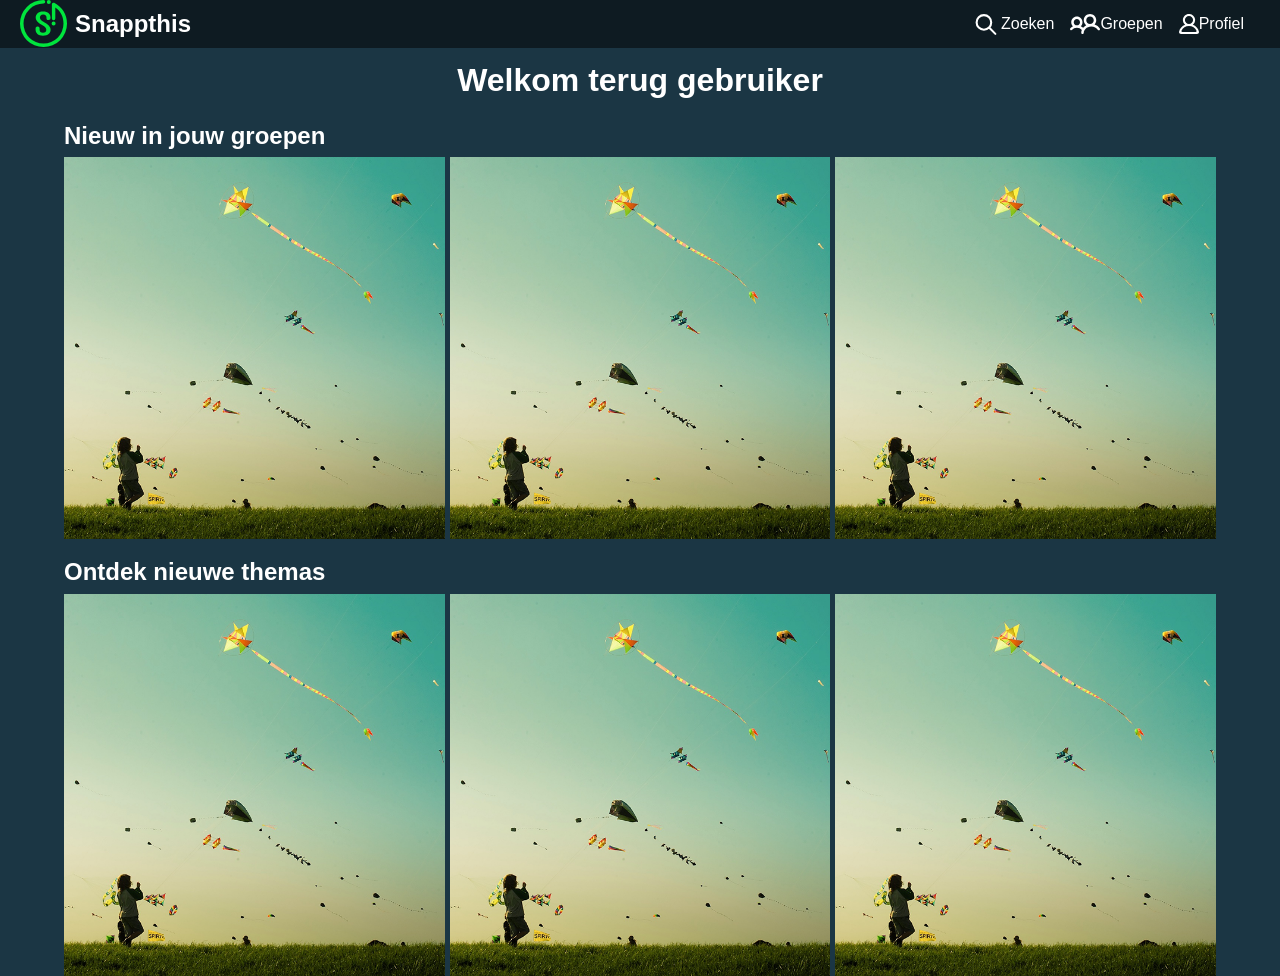
<file: index.html>
<!DOCTYPE html>
<html lang="nl">

<head>
    <meta charset="UTF-8">
    <meta name="viewport" content="width=device-width, initial-scale=1.0">
    <link rel="stylesheet" href="styles/styles.css">
    <title>Snappthis</title>
</head>

<body>
    <nav>
        <a href="/">
            <svg xmlns="http://www.w3.org/2000/svg" width="47" height="48" fill="#00E53D">
                <path fill="FFFFFF" fill-rule="evenodd"
                    d="M28.8 4a2 2 0 1 0 0-4 2 2 0 0 0 0 4Zm4.8 21.6a2 2 0 1 0 0-4 2 2 0 0 0 0 4Zm.6-22.9a2.7 2.7 0 0 0-.4 0 2.5 2.5 0 0 0-.4 0 1.7 1.7 0 0 0-1.5 1.2v14.6a1.7 1.7 0 1 0 3.4 0v-11c5.5 3.6 8.2 9.4 8.2 16.1a20 20 0 1 1-20-20 1.7 1.7 0 0 0 0-3.5A23.4 23.4 0 0 0 0 23.6a23.4 23.4 0 0 0 23.5 23.5A23.4 23.4 0 0 0 47 23.6 23.4 23.4 0 0 0 34.2 2.7ZM17.6 13.2c1.2-1 3-1.6 5.5-1.6s4.3.5 5.6 1.6a5.7 5.7 0 0 1 1.8 4.7v.4l-.3 1c-.4.5-1 .8-1.8.8s-1.4-.3-1.7-.9a2 2 0 0 1-.2-.9v-.8c0-1-.3-1.6-.8-2.1s-1.3-.8-2.5-.8-2 .3-2.5.8-.8 1.2-.8 2.1c0 .8.3 1.5.7 2 .5.6 1.2 1.2 2 1.7l2.4 1.6c1 .5 1.8 1 2.6 1.7.9.6 1.5 1.4 2 2.2.7.8 1 1.8 1 3 0 1.8-.7 3.3-2 4.4-1.2 1-3 1.6-5.6 1.6-2.5 0-4.3-.5-5.6-1.6a5.7 5.7 0 0 1-1.8-4.5v-1.3c0-.2 0-.6.2-.9.4-.6 1-1 1.8-1 .9 0 1.5.4 1.8 1 .2.3.2.7.2 1v1.4c0 1 .3 1.6.8 2.1s1.4.8 2.6.8c1.1 0 2-.3 2.5-.8s.8-1.2.8-2.1a3 3 0 0 0-.7-2 9.4 9.4 0 0 0-1.9-1.7 36 36 0 0 0-2.5-1.6c-1-.5-1.8-1-2.6-1.7a9.6 9.6 0 0 1-2-2.2c-.6-.8-.9-1.8-.9-3 0-1.8.7-3.3 1.9-4.4Z"
                    clip-rule="evenodd" />
            </svg>
            <h1>Snappthis</h1>
        </a>
        <a href=""><svg xmlns="http://www.w3.org/2000/svg" width="30px" height="25px" viewBox="0 0 24 24" fill="none">
                <path
                    d="M14.9536 14.9458L21 21M17 10C17 13.866 13.866 17 10 17C6.13401 17 3 13.866 3 10C3 6.13401 6.13401 3 10 3C13.866 3 17 6.13401 17 10Z"
                    stroke="#FFFFFF" stroke-width="2" stroke-linecap="round" stroke-linejoin="round" />
            </svg>
            <p> Zoeken</p>
        </a>
        <a href="pages/groups.html"><svg xmlns="http://www.w3.org/2000/svg" width="30px" height="30px"
                viewBox="0 0 24 24" fill="none">
                <path fill-rule="evenodd" clip-rule="evenodd"
                    d="M16 6C14.3432 6 13 7.34315 13 9C13 10.6569 14.3432 12 16 12C17.6569 12 19 10.6569 19 9C19 7.34315 17.6569 6 16 6ZM11 9C11 6.23858 13.2386 4 16 4C18.7614 4 21 6.23858 21 9C21 10.3193 20.489 11.5193 19.6542 12.4128C21.4951 13.0124 22.9176 14.1993 23.8264 15.5329C24.1374 15.9893 24.0195 16.6114 23.5631 16.9224C23.1068 17.2334 22.4846 17.1155 22.1736 16.6591C21.1979 15.2273 19.4178 14 17 14C13.166 14 11 17.0742 11 19C11 19.5523 10.5523 20 10 20C9.44773 20 9.00001 19.5523 9.00001 19C9.00001 18.308 9.15848 17.57 9.46082 16.8425C9.38379 16.7931 9.3123 16.7323 9.24889 16.6602C8.42804 15.7262 7.15417 15 5.50001 15C3.84585 15 2.57199 15.7262 1.75114 16.6602C1.38655 17.075 0.754692 17.1157 0.339855 16.7511C-0.0749807 16.3865 -0.115709 15.7547 0.248886 15.3398C0.809035 14.7025 1.51784 14.1364 2.35725 13.7207C1.51989 12.9035 1.00001 11.7625 1.00001 10.5C1.00001 8.01472 3.01473 6 5.50001 6C7.98529 6 10 8.01472 10 10.5C10 11.7625 9.48013 12.9035 8.64278 13.7207C9.36518 14.0785 9.99085 14.5476 10.5083 15.0777C11.152 14.2659 11.9886 13.5382 12.9922 12.9945C11.7822 12.0819 11 10.6323 11 9ZM3.00001 10.5C3.00001 9.11929 4.1193 8 5.50001 8C6.88072 8 8.00001 9.11929 8.00001 10.5C8.00001 11.8807 6.88072 13 5.50001 13C4.1193 13 3.00001 11.8807 3.00001 10.5Z"
                    fill="#FFFFFF" />
            </svg>
            <p>Groepen</p>
        </a>
        <a href=""><svg xmlns="http://www.w3.org/2000/svg" xmlns:xlink="http://www.w3.org/1999/xlink" width="20px"
                height="20px" viewBox="0 0 20 20" version="1.1">
                <g id="Page-1" stroke="none" stroke-width="1" fill="#FFFFFF" fill-rule="evenodd">
                    <g id="Dribbble-Light-Preview" transform="translate(-140.000000, -2159.000000)" fill="#000000">
                        <g id="icons" fill="#FFFFFF" transform="translate(56.000000, 160.000000)">
                            <path
                                d="M100.562548,2016.99998 L87.4381713,2016.99998 C86.7317804,2016.99998 86.2101535,2016.30298 86.4765813,2015.66198 C87.7127655,2012.69798 90.6169306,2010.99998 93.9998492,2010.99998 C97.3837885,2010.99998 100.287954,2012.69798 101.524138,2015.66198 C101.790566,2016.30298 101.268939,2016.99998 100.562548,2016.99998 M89.9166645,2004.99998 C89.9166645,2002.79398 91.7489936,2000.99998 93.9998492,2000.99998 C96.2517256,2000.99998 98.0830339,2002.79398 98.0830339,2004.99998 C98.0830339,2007.20598 96.2517256,2008.99998 93.9998492,2008.99998 C91.7489936,2008.99998 89.9166645,2007.20598 89.9166645,2004.99998 M103.955674,2016.63598 C103.213556,2013.27698 100.892265,2010.79798 97.837022,2009.67298 C99.4560048,2008.39598 100.400241,2006.33098 100.053171,2004.06998 C99.6509769,2001.44698 97.4235996,1999.34798 94.7348224,1999.04198 C91.0232075,1998.61898 87.8750721,2001.44898 87.8750721,2004.99998 C87.8750721,2006.88998 88.7692896,2008.57398 90.1636971,2009.67298 C87.1074334,2010.79798 84.7871636,2013.27698 84.044024,2016.63598 C83.7745338,2017.85698 84.7789973,2018.99998 86.0539717,2018.99998 L101.945727,2018.99998 C103.221722,2018.99998 104.226185,2017.85698 103.955674,2016.63598"
                                id="profile_round-[#1342]">

                            </path>
                        </g>
                    </g>
                </g>
            </svg>
            <p> Profiel</p>
        </a>
    </nav>
    
    <main class="index-main">
        <h1>Welkom terug gebruiker</h1>
        <section>
            <h2><a href="pages/groups.html">Nieuw in jouw groepen</a></h2>
            <img src="assets/happy.png" alt="happy">
            <img src="assets/happy.png" alt="happy">
            <img src="assets/happy.png" alt="happy">
        </section>
        <section>
            <h2>
                Ontdek nieuwe themas
            </h2>
            <img src="assets/happy.png" alt="happy">
            <img src="assets/happy.png" alt="happy">
            <img src="assets/happy.png" alt="happy">
        </section>
    </main>
</body>

</html>
</file>
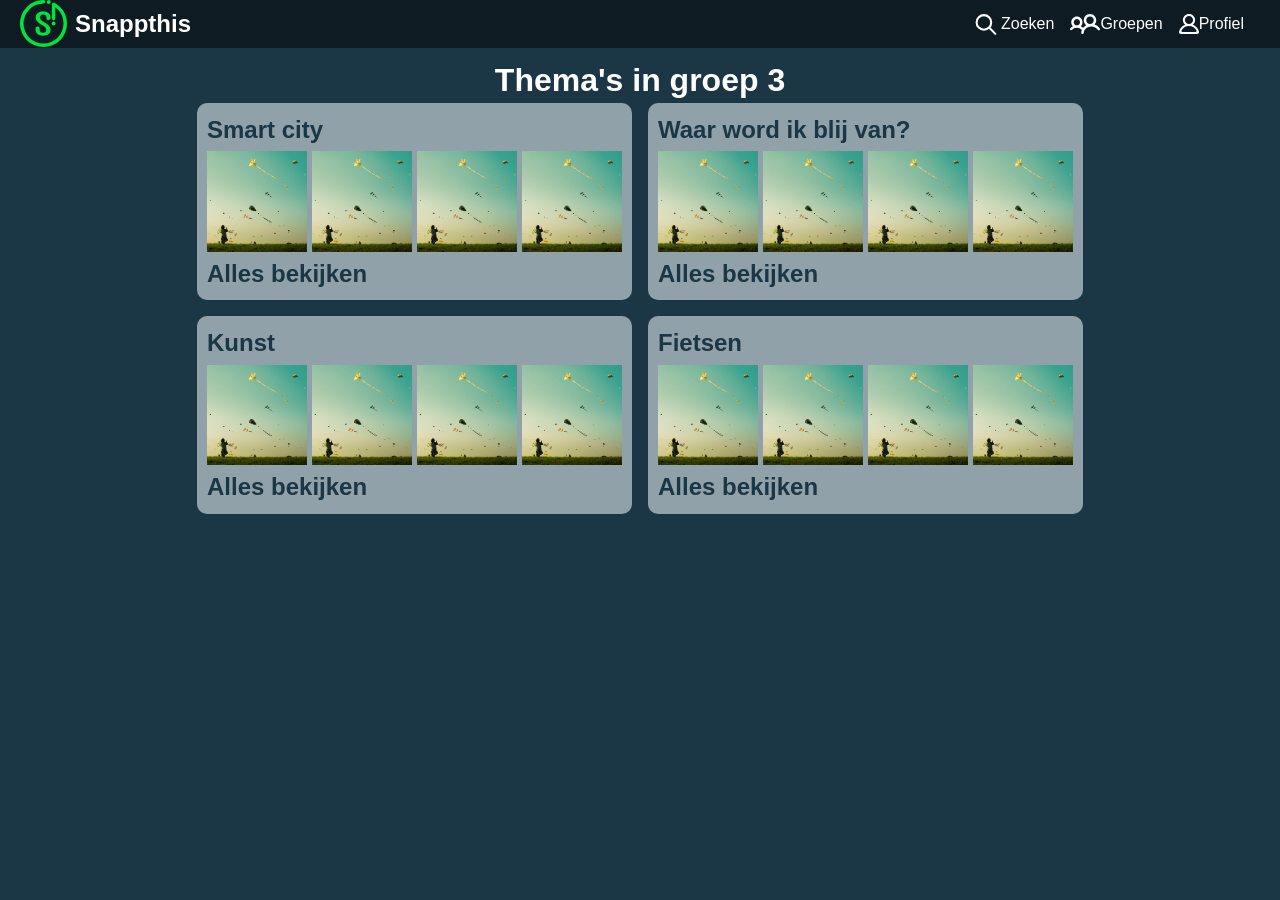
<file: pages/group.html>
<!DOCTYPE html>
<html lang="nl">

<head>
    <meta charset="UTF-8">
    <meta name="viewport" content="width=device-width, initial-scale=1.0">
    <link rel="stylesheet" href="../styles/styles.css">

    <title>Group</title>
</head>

<body>
    <nav>
        <a href="/">
            <svg xmlns="http://www.w3.org/2000/svg" width="47" height="48" fill="#00E53D">
                <path fill="FFFFFF" fill-rule="evenodd"
                    d="M28.8 4a2 2 0 1 0 0-4 2 2 0 0 0 0 4Zm4.8 21.6a2 2 0 1 0 0-4 2 2 0 0 0 0 4Zm.6-22.9a2.7 2.7 0 0 0-.4 0 2.5 2.5 0 0 0-.4 0 1.7 1.7 0 0 0-1.5 1.2v14.6a1.7 1.7 0 1 0 3.4 0v-11c5.5 3.6 8.2 9.4 8.2 16.1a20 20 0 1 1-20-20 1.7 1.7 0 0 0 0-3.5A23.4 23.4 0 0 0 0 23.6a23.4 23.4 0 0 0 23.5 23.5A23.4 23.4 0 0 0 47 23.6 23.4 23.4 0 0 0 34.2 2.7ZM17.6 13.2c1.2-1 3-1.6 5.5-1.6s4.3.5 5.6 1.6a5.7 5.7 0 0 1 1.8 4.7v.4l-.3 1c-.4.5-1 .8-1.8.8s-1.4-.3-1.7-.9a2 2 0 0 1-.2-.9v-.8c0-1-.3-1.6-.8-2.1s-1.3-.8-2.5-.8-2 .3-2.5.8-.8 1.2-.8 2.1c0 .8.3 1.5.7 2 .5.6 1.2 1.2 2 1.7l2.4 1.6c1 .5 1.8 1 2.6 1.7.9.6 1.5 1.4 2 2.2.7.8 1 1.8 1 3 0 1.8-.7 3.3-2 4.4-1.2 1-3 1.6-5.6 1.6-2.5 0-4.3-.5-5.6-1.6a5.7 5.7 0 0 1-1.8-4.5v-1.3c0-.2 0-.6.2-.9.4-.6 1-1 1.8-1 .9 0 1.5.4 1.8 1 .2.3.2.7.2 1v1.4c0 1 .3 1.6.8 2.1s1.4.8 2.6.8c1.1 0 2-.3 2.5-.8s.8-1.2.8-2.1a3 3 0 0 0-.7-2 9.4 9.4 0 0 0-1.9-1.7 36 36 0 0 0-2.5-1.6c-1-.5-1.8-1-2.6-1.7a9.6 9.6 0 0 1-2-2.2c-.6-.8-.9-1.8-.9-3 0-1.8.7-3.3 1.9-4.4Z"
                    clip-rule="evenodd" />
            </svg>
            <h1>Snappthis</h1>
        </a>
        <a href=""><svg xmlns="http://www.w3.org/2000/svg" width="30px" height="25px" viewBox="0 0 24 24" fill="none">
                <path
                    d="M14.9536 14.9458L21 21M17 10C17 13.866 13.866 17 10 17C6.13401 17 3 13.866 3 10C3 6.13401 6.13401 3 10 3C13.866 3 17 6.13401 17 10Z"
                    stroke="#FFFFFF" stroke-width="2" stroke-linecap="round" stroke-linejoin="round" />
            </svg>
            <p> Zoeken</p>
        </a>
        <a href="pages/groups.html"><svg xmlns="http://www.w3.org/2000/svg" width="30px" height="30px"
                viewBox="0 0 24 24" fill="none">
                <path fill-rule="evenodd" clip-rule="evenodd"
                    d="M16 6C14.3432 6 13 7.34315 13 9C13 10.6569 14.3432 12 16 12C17.6569 12 19 10.6569 19 9C19 7.34315 17.6569 6 16 6ZM11 9C11 6.23858 13.2386 4 16 4C18.7614 4 21 6.23858 21 9C21 10.3193 20.489 11.5193 19.6542 12.4128C21.4951 13.0124 22.9176 14.1993 23.8264 15.5329C24.1374 15.9893 24.0195 16.6114 23.5631 16.9224C23.1068 17.2334 22.4846 17.1155 22.1736 16.6591C21.1979 15.2273 19.4178 14 17 14C13.166 14 11 17.0742 11 19C11 19.5523 10.5523 20 10 20C9.44773 20 9.00001 19.5523 9.00001 19C9.00001 18.308 9.15848 17.57 9.46082 16.8425C9.38379 16.7931 9.3123 16.7323 9.24889 16.6602C8.42804 15.7262 7.15417 15 5.50001 15C3.84585 15 2.57199 15.7262 1.75114 16.6602C1.38655 17.075 0.754692 17.1157 0.339855 16.7511C-0.0749807 16.3865 -0.115709 15.7547 0.248886 15.3398C0.809035 14.7025 1.51784 14.1364 2.35725 13.7207C1.51989 12.9035 1.00001 11.7625 1.00001 10.5C1.00001 8.01472 3.01473 6 5.50001 6C7.98529 6 10 8.01472 10 10.5C10 11.7625 9.48013 12.9035 8.64278 13.7207C9.36518 14.0785 9.99085 14.5476 10.5083 15.0777C11.152 14.2659 11.9886 13.5382 12.9922 12.9945C11.7822 12.0819 11 10.6323 11 9ZM3.00001 10.5C3.00001 9.11929 4.1193 8 5.50001 8C6.88072 8 8.00001 9.11929 8.00001 10.5C8.00001 11.8807 6.88072 13 5.50001 13C4.1193 13 3.00001 11.8807 3.00001 10.5Z"
                    fill="#FFFFFF" />
            </svg>
            <p>Groepen</p>
        </a>
        <a href=""><svg xmlns="http://www.w3.org/2000/svg" xmlns:xlink="http://www.w3.org/1999/xlink" width="20px"
                height="20px" viewBox="0 0 20 20" version="1.1">
                <g id="Page-1" stroke="none" stroke-width="1" fill="#FFFFFF" fill-rule="evenodd">
                    <g id="Dribbble-Light-Preview" transform="translate(-140.000000, -2159.000000)" fill="#000000">
                        <g id="icons" fill="#FFFFFF" transform="translate(56.000000, 160.000000)">
                            <path
                                d="M100.562548,2016.99998 L87.4381713,2016.99998 C86.7317804,2016.99998 86.2101535,2016.30298 86.4765813,2015.66198 C87.7127655,2012.69798 90.6169306,2010.99998 93.9998492,2010.99998 C97.3837885,2010.99998 100.287954,2012.69798 101.524138,2015.66198 C101.790566,2016.30298 101.268939,2016.99998 100.562548,2016.99998 M89.9166645,2004.99998 C89.9166645,2002.79398 91.7489936,2000.99998 93.9998492,2000.99998 C96.2517256,2000.99998 98.0830339,2002.79398 98.0830339,2004.99998 C98.0830339,2007.20598 96.2517256,2008.99998 93.9998492,2008.99998 C91.7489936,2008.99998 89.9166645,2007.20598 89.9166645,2004.99998 M103.955674,2016.63598 C103.213556,2013.27698 100.892265,2010.79798 97.837022,2009.67298 C99.4560048,2008.39598 100.400241,2006.33098 100.053171,2004.06998 C99.6509769,2001.44698 97.4235996,1999.34798 94.7348224,1999.04198 C91.0232075,1998.61898 87.8750721,2001.44898 87.8750721,2004.99998 C87.8750721,2006.88998 88.7692896,2008.57398 90.1636971,2009.67298 C87.1074334,2010.79798 84.7871636,2013.27698 84.044024,2016.63598 C83.7745338,2017.85698 84.7789973,2018.99998 86.0539717,2018.99998 L101.945727,2018.99998 C103.221722,2018.99998 104.226185,2017.85698 103.955674,2016.63598"
                                id="profile_round-[#1342]">

                            </path>
                        </g>
                    </g>
                </g>
            </svg>
            <p> Profiel</p>
        </a>
    </nav>
    <main class="groups-main">
        <h1>Thema's in groep 3</h1>
        <section>
            <article>
                <h2>Smart city</h2>
                <img src="/assets/happy.png" alt="happy">
                <img src="/assets/happy.png" alt="happy">
                <img src="/assets/happy.png" alt="happy">
                <img src="/assets/happy.png" alt="happy">
                <a href="/pages/theme.html">Alles bekijken</a>
            </article>
            <article>
                <h2>Waar word ik blij van?</h2>
                <img src="/assets/happy.png" alt="happy">
                <img src="/assets/happy.png" alt="happy">
                <img src="/assets/happy.png" alt="happy">
                <img src="/assets/happy.png" alt="happy">
                <a href="/pages/theme.html">Alles bekijken</a>
            </article>
            <article>
                <h2>Kunst</h2>
                <img src="/assets/happy.png" alt="happy">
                <img src="/assets/happy.png" alt="happy">
                <img src="/assets/happy.png" alt="happy">
                <img src="/assets/happy.png" alt="happy">
                <a href="/pages/theme.html">Alles bekijken</a>
            </article>
            <article>
                <h2>Fietsen</h2>
                <img src="/assets/happy.png" alt="happy">
                <img src="/assets/happy.png" alt="happy">
                <img src="/assets/happy.png" alt="happy">
                <img src="/assets/happy.png" alt="happy">
                <a href="/pages/theme.html">Alles bekijken</a>
            </article>
        </section>
    </main>
</body>

</html>
</file>
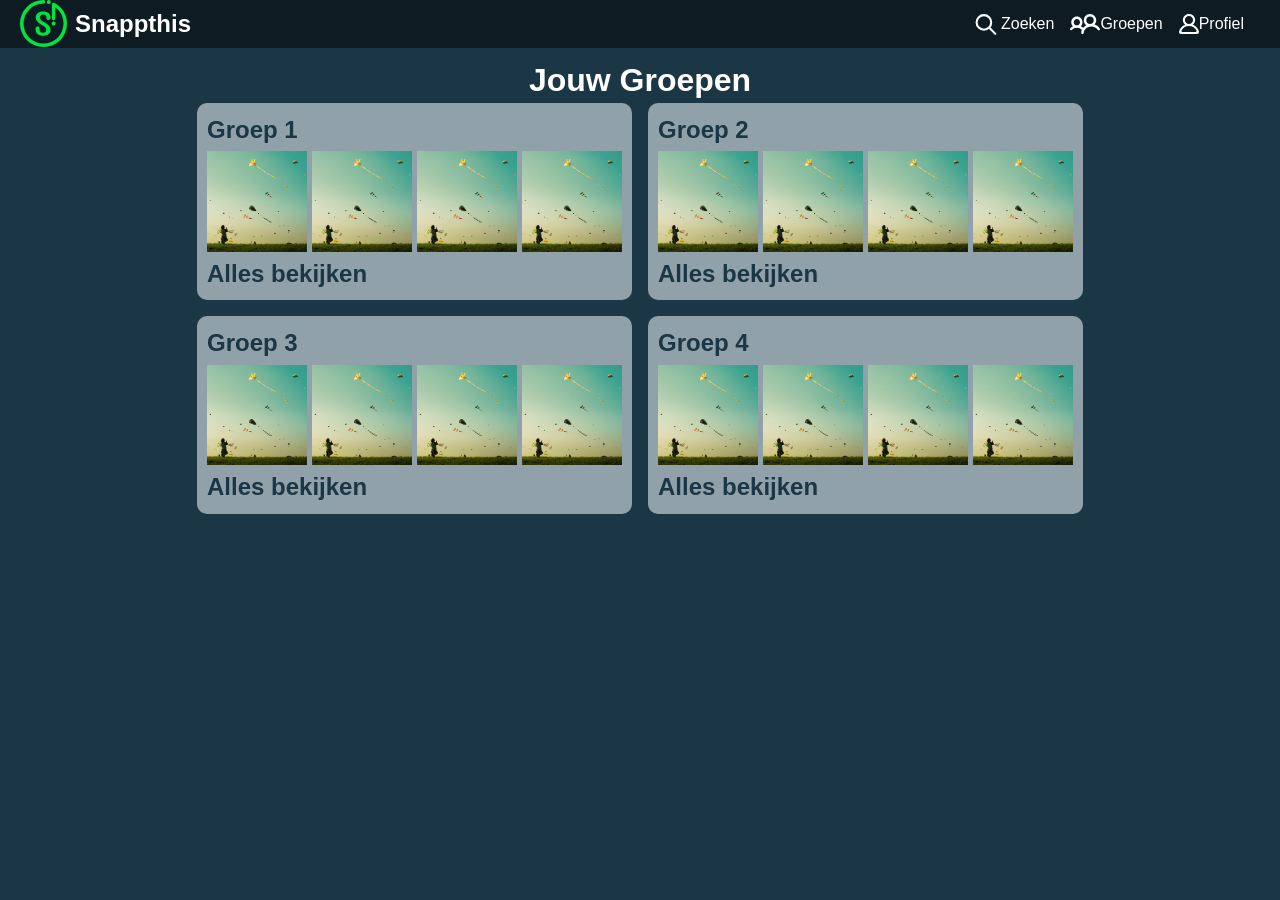
<file: pages/groups.html>
<!DOCTYPE html>
<html lang="nl">

<head>
    <meta charset="UTF-8">
    <meta name="viewport" content="width=device-width, initial-scale=1.0">
    <link rel="stylesheet" href="../styles/styles.css">

    <title>Groups</title>
</head>

<body>
    <nav>
        <a href="/">
            <svg xmlns="http://www.w3.org/2000/svg" width="47" height="48" fill="#00E53D">
                <path fill="FFFFFF" fill-rule="evenodd"
                    d="M28.8 4a2 2 0 1 0 0-4 2 2 0 0 0 0 4Zm4.8 21.6a2 2 0 1 0 0-4 2 2 0 0 0 0 4Zm.6-22.9a2.7 2.7 0 0 0-.4 0 2.5 2.5 0 0 0-.4 0 1.7 1.7 0 0 0-1.5 1.2v14.6a1.7 1.7 0 1 0 3.4 0v-11c5.5 3.6 8.2 9.4 8.2 16.1a20 20 0 1 1-20-20 1.7 1.7 0 0 0 0-3.5A23.4 23.4 0 0 0 0 23.6a23.4 23.4 0 0 0 23.5 23.5A23.4 23.4 0 0 0 47 23.6 23.4 23.4 0 0 0 34.2 2.7ZM17.6 13.2c1.2-1 3-1.6 5.5-1.6s4.3.5 5.6 1.6a5.7 5.7 0 0 1 1.8 4.7v.4l-.3 1c-.4.5-1 .8-1.8.8s-1.4-.3-1.7-.9a2 2 0 0 1-.2-.9v-.8c0-1-.3-1.6-.8-2.1s-1.3-.8-2.5-.8-2 .3-2.5.8-.8 1.2-.8 2.1c0 .8.3 1.5.7 2 .5.6 1.2 1.2 2 1.7l2.4 1.6c1 .5 1.8 1 2.6 1.7.9.6 1.5 1.4 2 2.2.7.8 1 1.8 1 3 0 1.8-.7 3.3-2 4.4-1.2 1-3 1.6-5.6 1.6-2.5 0-4.3-.5-5.6-1.6a5.7 5.7 0 0 1-1.8-4.5v-1.3c0-.2 0-.6.2-.9.4-.6 1-1 1.8-1 .9 0 1.5.4 1.8 1 .2.3.2.7.2 1v1.4c0 1 .3 1.6.8 2.1s1.4.8 2.6.8c1.1 0 2-.3 2.5-.8s.8-1.2.8-2.1a3 3 0 0 0-.7-2 9.4 9.4 0 0 0-1.9-1.7 36 36 0 0 0-2.5-1.6c-1-.5-1.8-1-2.6-1.7a9.6 9.6 0 0 1-2-2.2c-.6-.8-.9-1.8-.9-3 0-1.8.7-3.3 1.9-4.4Z"
                    clip-rule="evenodd" />
            </svg>
            <h1>Snappthis</h1>
        </a>
        <a href=""><svg xmlns="http://www.w3.org/2000/svg" width="30px" height="25px" viewBox="0 0 24 24" fill="none">
                <path
                    d="M14.9536 14.9458L21 21M17 10C17 13.866 13.866 17 10 17C6.13401 17 3 13.866 3 10C3 6.13401 6.13401 3 10 3C13.866 3 17 6.13401 17 10Z"
                    stroke="#FFFFFF" stroke-width="2" stroke-linecap="round" stroke-linejoin="round" />
            </svg>
            <p> Zoeken</p>
        </a>
        <a href="pages/groups.html"><svg xmlns="http://www.w3.org/2000/svg" width="30px" height="30px"
                viewBox="0 0 24 24" fill="none">
                <path fill-rule="evenodd" clip-rule="evenodd"
                    d="M16 6C14.3432 6 13 7.34315 13 9C13 10.6569 14.3432 12 16 12C17.6569 12 19 10.6569 19 9C19 7.34315 17.6569 6 16 6ZM11 9C11 6.23858 13.2386 4 16 4C18.7614 4 21 6.23858 21 9C21 10.3193 20.489 11.5193 19.6542 12.4128C21.4951 13.0124 22.9176 14.1993 23.8264 15.5329C24.1374 15.9893 24.0195 16.6114 23.5631 16.9224C23.1068 17.2334 22.4846 17.1155 22.1736 16.6591C21.1979 15.2273 19.4178 14 17 14C13.166 14 11 17.0742 11 19C11 19.5523 10.5523 20 10 20C9.44773 20 9.00001 19.5523 9.00001 19C9.00001 18.308 9.15848 17.57 9.46082 16.8425C9.38379 16.7931 9.3123 16.7323 9.24889 16.6602C8.42804 15.7262 7.15417 15 5.50001 15C3.84585 15 2.57199 15.7262 1.75114 16.6602C1.38655 17.075 0.754692 17.1157 0.339855 16.7511C-0.0749807 16.3865 -0.115709 15.7547 0.248886 15.3398C0.809035 14.7025 1.51784 14.1364 2.35725 13.7207C1.51989 12.9035 1.00001 11.7625 1.00001 10.5C1.00001 8.01472 3.01473 6 5.50001 6C7.98529 6 10 8.01472 10 10.5C10 11.7625 9.48013 12.9035 8.64278 13.7207C9.36518 14.0785 9.99085 14.5476 10.5083 15.0777C11.152 14.2659 11.9886 13.5382 12.9922 12.9945C11.7822 12.0819 11 10.6323 11 9ZM3.00001 10.5C3.00001 9.11929 4.1193 8 5.50001 8C6.88072 8 8.00001 9.11929 8.00001 10.5C8.00001 11.8807 6.88072 13 5.50001 13C4.1193 13 3.00001 11.8807 3.00001 10.5Z"
                    fill="#FFFFFF" />
            </svg>
            <p>Groepen</p>
        </a>
        <a href=""><svg xmlns="http://www.w3.org/2000/svg" xmlns:xlink="http://www.w3.org/1999/xlink" width="20px"
                height="20px" viewBox="0 0 20 20" version="1.1">
                <g id="Page-1" stroke="none" stroke-width="1" fill="#FFFFFF" fill-rule="evenodd">
                    <g id="Dribbble-Light-Preview" transform="translate(-140.000000, -2159.000000)" fill="#000000">
                        <g id="icons" fill="#FFFFFF" transform="translate(56.000000, 160.000000)">
                            <path
                                d="M100.562548,2016.99998 L87.4381713,2016.99998 C86.7317804,2016.99998 86.2101535,2016.30298 86.4765813,2015.66198 C87.7127655,2012.69798 90.6169306,2010.99998 93.9998492,2010.99998 C97.3837885,2010.99998 100.287954,2012.69798 101.524138,2015.66198 C101.790566,2016.30298 101.268939,2016.99998 100.562548,2016.99998 M89.9166645,2004.99998 C89.9166645,2002.79398 91.7489936,2000.99998 93.9998492,2000.99998 C96.2517256,2000.99998 98.0830339,2002.79398 98.0830339,2004.99998 C98.0830339,2007.20598 96.2517256,2008.99998 93.9998492,2008.99998 C91.7489936,2008.99998 89.9166645,2007.20598 89.9166645,2004.99998 M103.955674,2016.63598 C103.213556,2013.27698 100.892265,2010.79798 97.837022,2009.67298 C99.4560048,2008.39598 100.400241,2006.33098 100.053171,2004.06998 C99.6509769,2001.44698 97.4235996,1999.34798 94.7348224,1999.04198 C91.0232075,1998.61898 87.8750721,2001.44898 87.8750721,2004.99998 C87.8750721,2006.88998 88.7692896,2008.57398 90.1636971,2009.67298 C87.1074334,2010.79798 84.7871636,2013.27698 84.044024,2016.63598 C83.7745338,2017.85698 84.7789973,2018.99998 86.0539717,2018.99998 L101.945727,2018.99998 C103.221722,2018.99998 104.226185,2017.85698 103.955674,2016.63598"
                                id="profile_round-[#1342]">

                            </path>
                        </g>
                    </g>
                </g>
            </svg>
            <p> Profiel</p>
        </a>
    </nav>

    <main class="groups-main">
        <h1>Jouw Groepen</h1>
        <section>
            <article>
                <h2>Groep 1</h2>
                <img src="/assets/happy.png" alt="happy">
                <img src="/assets/happy.png" alt="happy">
                <img src="/assets/happy.png" alt="happy">
                <img src="/assets/happy.png" alt="happy">
                <a href="/pages/group.html">Alles bekijken</a>
            </article>
            <article>
                <h2>Groep 2</h2>
                <img src="/assets/happy.png" alt="happy">
                <img src="/assets/happy.png" alt="happy">
                <img src="/assets/happy.png" alt="happy">
                <img src="/assets/happy.png" alt="happy">
                <a href="/pages/group.html">Alles bekijken</a>
            </article>
            <article>
                <h2>Groep 3</h2>
                <img src="/assets/happy.png" alt="happy">
                <img src="/assets/happy.png" alt="happy">
                <img src="/assets/happy.png" alt="happy">
                <img src="/assets/happy.png" alt="happy">
                <a href="/pages/group.html">Alles bekijken</a>
            </article>
            <article>
                <h2>Groep 4</h2>
                <img src="/assets/happy.png" alt="happy">
                <img src="/assets/happy.png" alt="happy">
                <img src="/assets/happy.png" alt="happy">
                <img src="/assets/happy.png" alt="happy">
                <a href="/pages/group.html">Alles bekijken</a>
            </article>
        </section>
    </main>
</body>

</html>
</file>
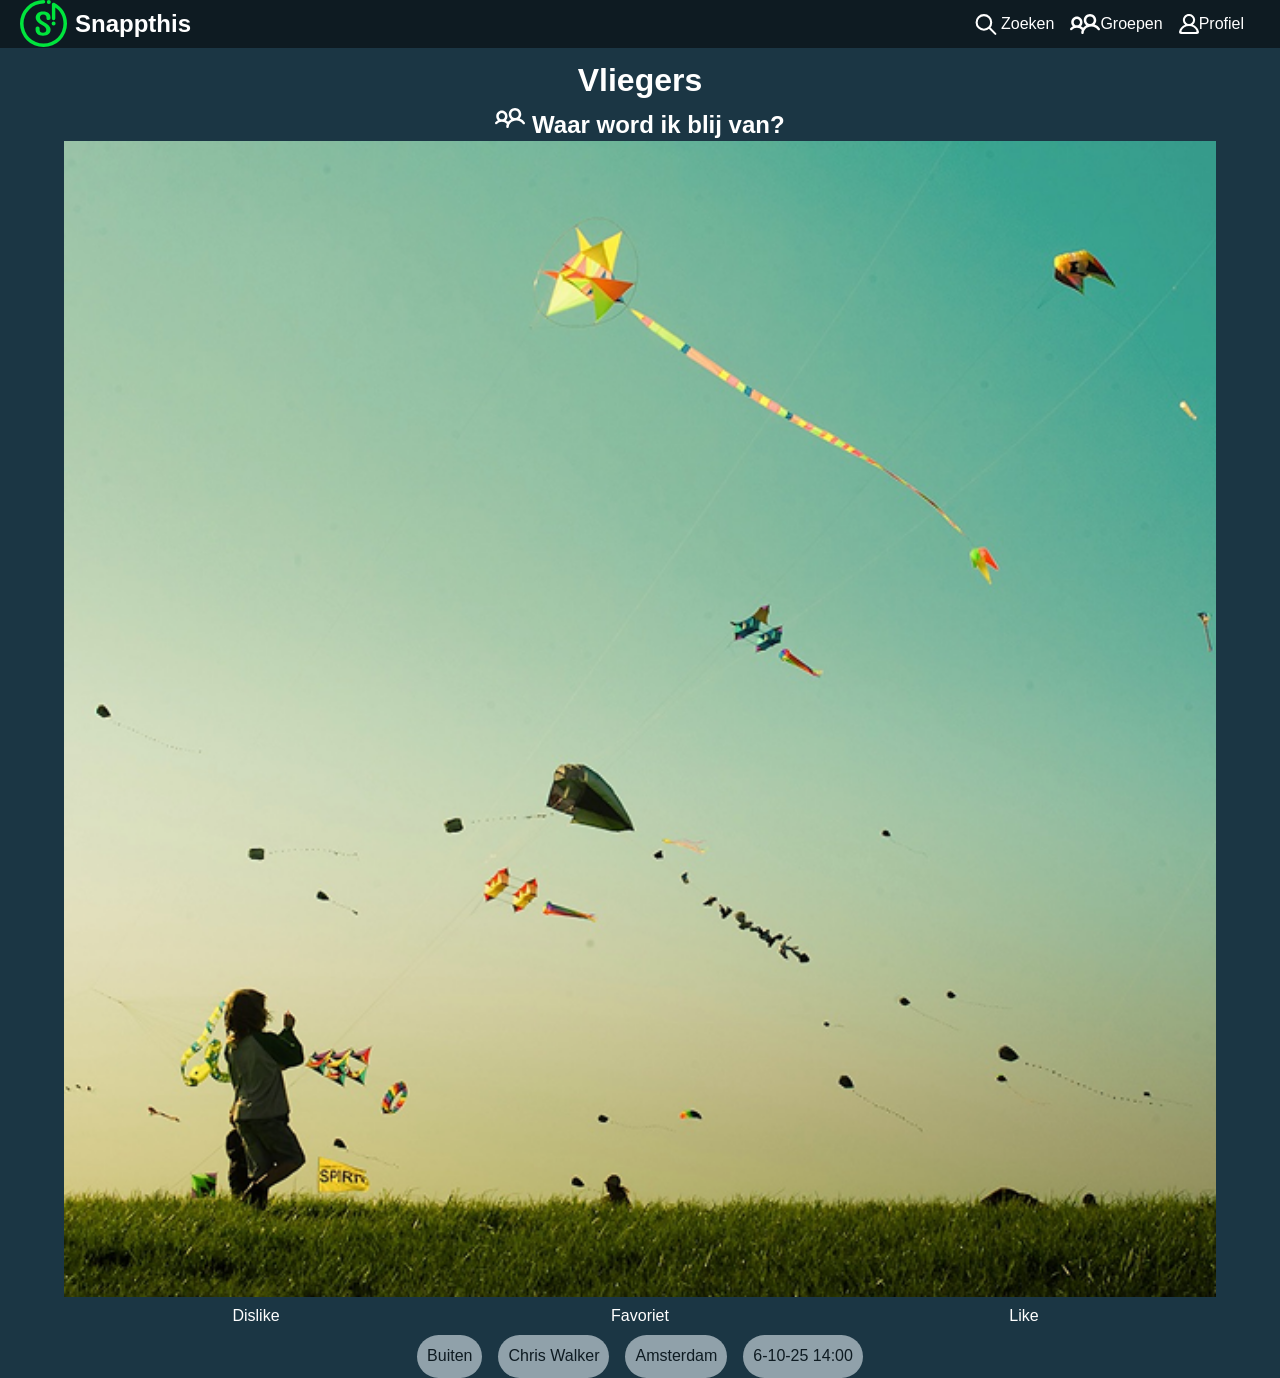
<file: pages/post.html>
<!DOCTYPE html>
<html lang="nl">

<head>
    <meta charset="UTF-8">
    <meta name="viewport" content="width=device-width, initial-scale=1.0">
    <link rel="stylesheet" href="/styles/styles.css">
    <title>Post bekijken</title>
</head>

<body>
    <nav>
        <a href="/">
            <svg xmlns="http://www.w3.org/2000/svg" width="47" height="48" fill="#00E53D">
                <path fill="FFFFFF" fill-rule="evenodd"
                    d="M28.8 4a2 2 0 1 0 0-4 2 2 0 0 0 0 4Zm4.8 21.6a2 2 0 1 0 0-4 2 2 0 0 0 0 4Zm.6-22.9a2.7 2.7 0 0 0-.4 0 2.5 2.5 0 0 0-.4 0 1.7 1.7 0 0 0-1.5 1.2v14.6a1.7 1.7 0 1 0 3.4 0v-11c5.5 3.6 8.2 9.4 8.2 16.1a20 20 0 1 1-20-20 1.7 1.7 0 0 0 0-3.5A23.4 23.4 0 0 0 0 23.6a23.4 23.4 0 0 0 23.5 23.5A23.4 23.4 0 0 0 47 23.6 23.4 23.4 0 0 0 34.2 2.7ZM17.6 13.2c1.2-1 3-1.6 5.5-1.6s4.3.5 5.6 1.6a5.7 5.7 0 0 1 1.8 4.7v.4l-.3 1c-.4.5-1 .8-1.8.8s-1.4-.3-1.7-.9a2 2 0 0 1-.2-.9v-.8c0-1-.3-1.6-.8-2.1s-1.3-.8-2.5-.8-2 .3-2.5.8-.8 1.2-.8 2.1c0 .8.3 1.5.7 2 .5.6 1.2 1.2 2 1.7l2.4 1.6c1 .5 1.8 1 2.6 1.7.9.6 1.5 1.4 2 2.2.7.8 1 1.8 1 3 0 1.8-.7 3.3-2 4.4-1.2 1-3 1.6-5.6 1.6-2.5 0-4.3-.5-5.6-1.6a5.7 5.7 0 0 1-1.8-4.5v-1.3c0-.2 0-.6.2-.9.4-.6 1-1 1.8-1 .9 0 1.5.4 1.8 1 .2.3.2.7.2 1v1.4c0 1 .3 1.6.8 2.1s1.4.8 2.6.8c1.1 0 2-.3 2.5-.8s.8-1.2.8-2.1a3 3 0 0 0-.7-2 9.4 9.4 0 0 0-1.9-1.7 36 36 0 0 0-2.5-1.6c-1-.5-1.8-1-2.6-1.7a9.6 9.6 0 0 1-2-2.2c-.6-.8-.9-1.8-.9-3 0-1.8.7-3.3 1.9-4.4Z"
                    clip-rule="evenodd" />
            </svg>
            <h1>Snappthis</h1>
        </a>
        <a href=""><svg xmlns="http://www.w3.org/2000/svg" width="30px" height="25px" viewBox="0 0 24 24" fill="none">
                <path
                    d="M14.9536 14.9458L21 21M17 10C17 13.866 13.866 17 10 17C6.13401 17 3 13.866 3 10C3 6.13401 6.13401 3 10 3C13.866 3 17 6.13401 17 10Z"
                    stroke="#FFFFFF" stroke-width="2" stroke-linecap="round" stroke-linejoin="round" />
            </svg>
            <p> Zoeken</p>
        </a>
        <a href="pages/groups.html"><svg xmlns="http://www.w3.org/2000/svg" width="30px" height="30px"
                viewBox="0 0 24 24" fill="none">
                <path fill-rule="evenodd" clip-rule="evenodd"
                    d="M16 6C14.3432 6 13 7.34315 13 9C13 10.6569 14.3432 12 16 12C17.6569 12 19 10.6569 19 9C19 7.34315 17.6569 6 16 6ZM11 9C11 6.23858 13.2386 4 16 4C18.7614 4 21 6.23858 21 9C21 10.3193 20.489 11.5193 19.6542 12.4128C21.4951 13.0124 22.9176 14.1993 23.8264 15.5329C24.1374 15.9893 24.0195 16.6114 23.5631 16.9224C23.1068 17.2334 22.4846 17.1155 22.1736 16.6591C21.1979 15.2273 19.4178 14 17 14C13.166 14 11 17.0742 11 19C11 19.5523 10.5523 20 10 20C9.44773 20 9.00001 19.5523 9.00001 19C9.00001 18.308 9.15848 17.57 9.46082 16.8425C9.38379 16.7931 9.3123 16.7323 9.24889 16.6602C8.42804 15.7262 7.15417 15 5.50001 15C3.84585 15 2.57199 15.7262 1.75114 16.6602C1.38655 17.075 0.754692 17.1157 0.339855 16.7511C-0.0749807 16.3865 -0.115709 15.7547 0.248886 15.3398C0.809035 14.7025 1.51784 14.1364 2.35725 13.7207C1.51989 12.9035 1.00001 11.7625 1.00001 10.5C1.00001 8.01472 3.01473 6 5.50001 6C7.98529 6 10 8.01472 10 10.5C10 11.7625 9.48013 12.9035 8.64278 13.7207C9.36518 14.0785 9.99085 14.5476 10.5083 15.0777C11.152 14.2659 11.9886 13.5382 12.9922 12.9945C11.7822 12.0819 11 10.6323 11 9ZM3.00001 10.5C3.00001 9.11929 4.1193 8 5.50001 8C6.88072 8 8.00001 9.11929 8.00001 10.5C8.00001 11.8807 6.88072 13 5.50001 13C4.1193 13 3.00001 11.8807 3.00001 10.5Z"
                    fill="#FFFFFF" />
            </svg>
            <p>Groepen</p>
        </a>
        <a href=""><svg xmlns="http://www.w3.org/2000/svg" xmlns:xlink="http://www.w3.org/1999/xlink" width="20px"
                height="20px" viewBox="0 0 20 20" version="1.1">
                <g id="Page-1" stroke="none" stroke-width="1" fill="#FFFFFF" fill-rule="evenodd">
                    <g id="Dribbble-Light-Preview" transform="translate(-140.000000, -2159.000000)" fill="#000000">
                        <g id="icons" fill="#FFFFFF" transform="translate(56.000000, 160.000000)">
                            <path
                                d="M100.562548,2016.99998 L87.4381713,2016.99998 C86.7317804,2016.99998 86.2101535,2016.30298 86.4765813,2015.66198 C87.7127655,2012.69798 90.6169306,2010.99998 93.9998492,2010.99998 C97.3837885,2010.99998 100.287954,2012.69798 101.524138,2015.66198 C101.790566,2016.30298 101.268939,2016.99998 100.562548,2016.99998 M89.9166645,2004.99998 C89.9166645,2002.79398 91.7489936,2000.99998 93.9998492,2000.99998 C96.2517256,2000.99998 98.0830339,2002.79398 98.0830339,2004.99998 C98.0830339,2007.20598 96.2517256,2008.99998 93.9998492,2008.99998 C91.7489936,2008.99998 89.9166645,2007.20598 89.9166645,2004.99998 M103.955674,2016.63598 C103.213556,2013.27698 100.892265,2010.79798 97.837022,2009.67298 C99.4560048,2008.39598 100.400241,2006.33098 100.053171,2004.06998 C99.6509769,2001.44698 97.4235996,1999.34798 94.7348224,1999.04198 C91.0232075,1998.61898 87.8750721,2001.44898 87.8750721,2004.99998 C87.8750721,2006.88998 88.7692896,2008.57398 90.1636971,2009.67298 C87.1074334,2010.79798 84.7871636,2013.27698 84.044024,2016.63598 C83.7745338,2017.85698 84.7789973,2018.99998 86.0539717,2018.99998 L101.945727,2018.99998 C103.221722,2018.99998 104.226185,2017.85698 103.955674,2016.63598"
                                id="profile_round-[#1342]">

                            </path>
                        </g>
                    </g>
                </g>
            </svg>
            <p> Profiel</p>
        </a>
    </nav>

    <main class="post-main">
        <h1>Vliegers</h1>
        <h2>
            <svg xmlns="http://www.w3.org/2000/svg" width="30px" height="30px" viewBox="0 0 24 24" fill="none">
                <path fill-rule="evenodd" clip-rule="evenodd"
                    d="M16 6C14.3432 6 13 7.34315 13 9C13 10.6569 14.3432 12 16 12C17.6569 12 19 10.6569 19 9C19 7.34315 17.6569 6 16 6ZM11 9C11 6.23858 13.2386 4 16 4C18.7614 4 21 6.23858 21 9C21 10.3193 20.489 11.5193 19.6542 12.4128C21.4951 13.0124 22.9176 14.1993 23.8264 15.5329C24.1374 15.9893 24.0195 16.6114 23.5631 16.9224C23.1068 17.2334 22.4846 17.1155 22.1736 16.6591C21.1979 15.2273 19.4178 14 17 14C13.166 14 11 17.0742 11 19C11 19.5523 10.5523 20 10 20C9.44773 20 9.00001 19.5523 9.00001 19C9.00001 18.308 9.15848 17.57 9.46082 16.8425C9.38379 16.7931 9.3123 16.7323 9.24889 16.6602C8.42804 15.7262 7.15417 15 5.50001 15C3.84585 15 2.57199 15.7262 1.75114 16.6602C1.38655 17.075 0.754692 17.1157 0.339855 16.7511C-0.0749807 16.3865 -0.115709 15.7547 0.248886 15.3398C0.809035 14.7025 1.51784 14.1364 2.35725 13.7207C1.51989 12.9035 1.00001 11.7625 1.00001 10.5C1.00001 8.01472 3.01473 6 5.50001 6C7.98529 6 10 8.01472 10 10.5C10 11.7625 9.48013 12.9035 8.64278 13.7207C9.36518 14.0785 9.99085 14.5476 10.5083 15.0777C11.152 14.2659 11.9886 13.5382 12.9922 12.9945C11.7822 12.0819 11 10.6323 11 9ZM3.00001 10.5C3.00001 9.11929 4.1193 8 5.50001 8C6.88072 8 8.00001 9.11929 8.00001 10.5C8.00001 11.8807 6.88072 13 5.50001 13C4.1193 13 3.00001 11.8807 3.00001 10.5Z"
                    fill="#FFFFFF" />
            </svg>
            Waar word ik blij van?
        </h2>
        <article>
            <img src="/assets/happy.png" alt="vliegers">
            <ul>
                <li>Dislike</li>
                <li>Favoriet</li>
                <li>Like</li>
            </ul>
            <ol>
                <li>Buiten</li>
                <li>Chris Walker</li>
                <li>Amsterdam</li>
                <li>6-10-25 14:00</li>
            </ol>
        </article>
    </main>

</body>

</html>
</file>
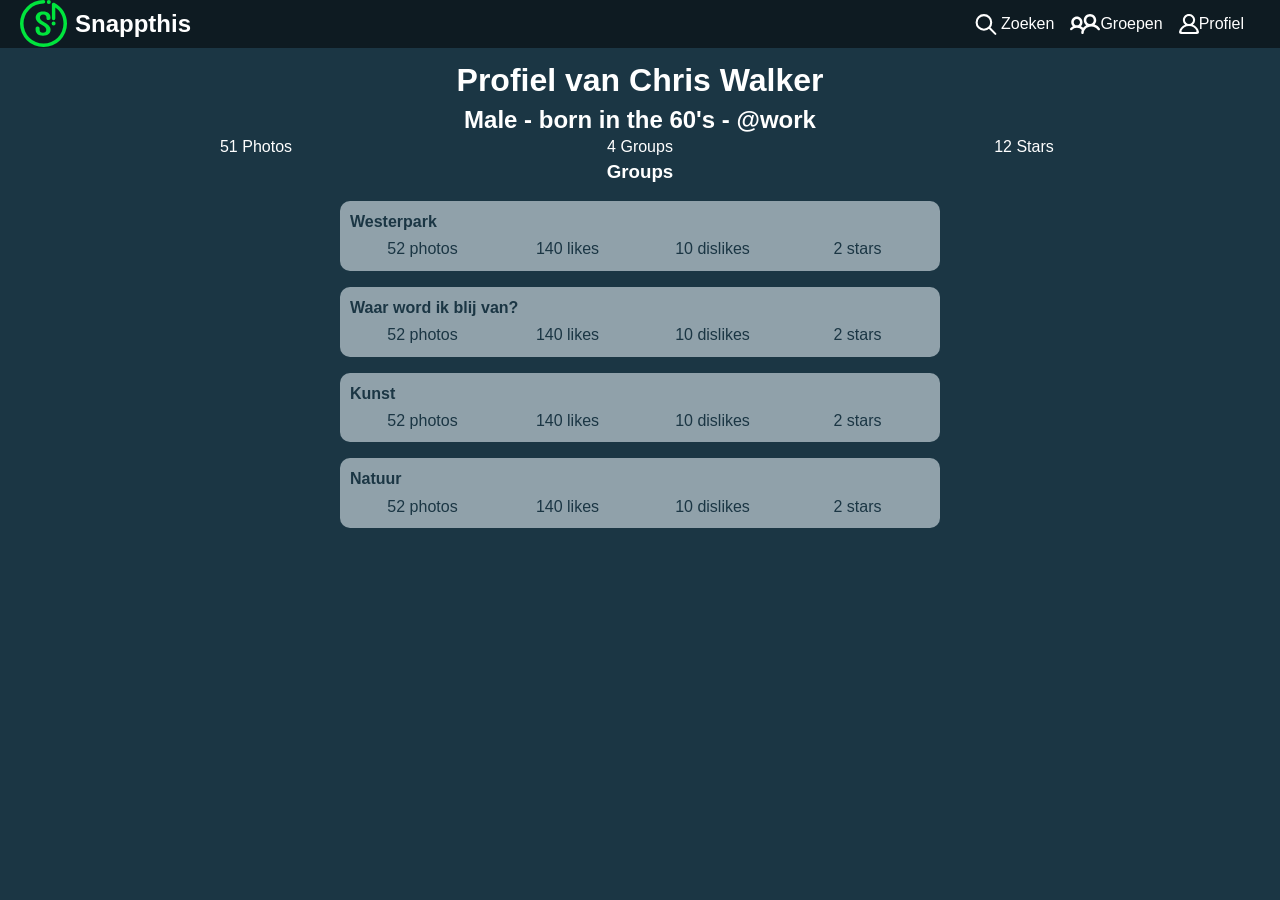
<file: pages/profile.html>
<!DOCTYPE html>
<html lang="nl">

<head>
    <meta charset="UTF-8">
    <meta name="viewport" content="width=device-width, initial-scale=1.0">
    <link rel="stylesheet" href="/styles/styles.css">
    <title>Profile</title>
</head>

<body>
    <nav>
        <a href="/">
            <svg xmlns="http://www.w3.org/2000/svg" width="47" height="48" fill="#00E53D">
                <path fill="FFFFFF" fill-rule="evenodd"
                    d="M28.8 4a2 2 0 1 0 0-4 2 2 0 0 0 0 4Zm4.8 21.6a2 2 0 1 0 0-4 2 2 0 0 0 0 4Zm.6-22.9a2.7 2.7 0 0 0-.4 0 2.5 2.5 0 0 0-.4 0 1.7 1.7 0 0 0-1.5 1.2v14.6a1.7 1.7 0 1 0 3.4 0v-11c5.5 3.6 8.2 9.4 8.2 16.1a20 20 0 1 1-20-20 1.7 1.7 0 0 0 0-3.5A23.4 23.4 0 0 0 0 23.6a23.4 23.4 0 0 0 23.5 23.5A23.4 23.4 0 0 0 47 23.6 23.4 23.4 0 0 0 34.2 2.7ZM17.6 13.2c1.2-1 3-1.6 5.5-1.6s4.3.5 5.6 1.6a5.7 5.7 0 0 1 1.8 4.7v.4l-.3 1c-.4.5-1 .8-1.8.8s-1.4-.3-1.7-.9a2 2 0 0 1-.2-.9v-.8c0-1-.3-1.6-.8-2.1s-1.3-.8-2.5-.8-2 .3-2.5.8-.8 1.2-.8 2.1c0 .8.3 1.5.7 2 .5.6 1.2 1.2 2 1.7l2.4 1.6c1 .5 1.8 1 2.6 1.7.9.6 1.5 1.4 2 2.2.7.8 1 1.8 1 3 0 1.8-.7 3.3-2 4.4-1.2 1-3 1.6-5.6 1.6-2.5 0-4.3-.5-5.6-1.6a5.7 5.7 0 0 1-1.8-4.5v-1.3c0-.2 0-.6.2-.9.4-.6 1-1 1.8-1 .9 0 1.5.4 1.8 1 .2.3.2.7.2 1v1.4c0 1 .3 1.6.8 2.1s1.4.8 2.6.8c1.1 0 2-.3 2.5-.8s.8-1.2.8-2.1a3 3 0 0 0-.7-2 9.4 9.4 0 0 0-1.9-1.7 36 36 0 0 0-2.5-1.6c-1-.5-1.8-1-2.6-1.7a9.6 9.6 0 0 1-2-2.2c-.6-.8-.9-1.8-.9-3 0-1.8.7-3.3 1.9-4.4Z"
                    clip-rule="evenodd" />
            </svg>
            <h1>Snappthis</h1>
        </a>
        <a href=""><svg xmlns="http://www.w3.org/2000/svg" width="30px" height="25px" viewBox="0 0 24 24" fill="none">
                <path
                    d="M14.9536 14.9458L21 21M17 10C17 13.866 13.866 17 10 17C6.13401 17 3 13.866 3 10C3 6.13401 6.13401 3 10 3C13.866 3 17 6.13401 17 10Z"
                    stroke="#FFFFFF" stroke-width="2" stroke-linecap="round" stroke-linejoin="round" />
            </svg>
            <p> Zoeken</p>
        </a>
        <a href="pages/groups.html"><svg xmlns="http://www.w3.org/2000/svg" width="30px" height="30px"
                viewBox="0 0 24 24" fill="none">
                <path fill-rule="evenodd" clip-rule="evenodd"
                    d="M16 6C14.3432 6 13 7.34315 13 9C13 10.6569 14.3432 12 16 12C17.6569 12 19 10.6569 19 9C19 7.34315 17.6569 6 16 6ZM11 9C11 6.23858 13.2386 4 16 4C18.7614 4 21 6.23858 21 9C21 10.3193 20.489 11.5193 19.6542 12.4128C21.4951 13.0124 22.9176 14.1993 23.8264 15.5329C24.1374 15.9893 24.0195 16.6114 23.5631 16.9224C23.1068 17.2334 22.4846 17.1155 22.1736 16.6591C21.1979 15.2273 19.4178 14 17 14C13.166 14 11 17.0742 11 19C11 19.5523 10.5523 20 10 20C9.44773 20 9.00001 19.5523 9.00001 19C9.00001 18.308 9.15848 17.57 9.46082 16.8425C9.38379 16.7931 9.3123 16.7323 9.24889 16.6602C8.42804 15.7262 7.15417 15 5.50001 15C3.84585 15 2.57199 15.7262 1.75114 16.6602C1.38655 17.075 0.754692 17.1157 0.339855 16.7511C-0.0749807 16.3865 -0.115709 15.7547 0.248886 15.3398C0.809035 14.7025 1.51784 14.1364 2.35725 13.7207C1.51989 12.9035 1.00001 11.7625 1.00001 10.5C1.00001 8.01472 3.01473 6 5.50001 6C7.98529 6 10 8.01472 10 10.5C10 11.7625 9.48013 12.9035 8.64278 13.7207C9.36518 14.0785 9.99085 14.5476 10.5083 15.0777C11.152 14.2659 11.9886 13.5382 12.9922 12.9945C11.7822 12.0819 11 10.6323 11 9ZM3.00001 10.5C3.00001 9.11929 4.1193 8 5.50001 8C6.88072 8 8.00001 9.11929 8.00001 10.5C8.00001 11.8807 6.88072 13 5.50001 13C4.1193 13 3.00001 11.8807 3.00001 10.5Z"
                    fill="#FFFFFF" />
            </svg>
            <p>Groepen</p>
        </a>
        <a href=""><svg xmlns="http://www.w3.org/2000/svg" xmlns:xlink="http://www.w3.org/1999/xlink" width="20px"
                height="20px" viewBox="0 0 20 20" version="1.1">
                <g id="Page-1" stroke="none" stroke-width="1" fill="#FFFFFF" fill-rule="evenodd">
                    <g id="Dribbble-Light-Preview" transform="translate(-140.000000, -2159.000000)" fill="#000000">
                        <g id="icons" fill="#FFFFFF" transform="translate(56.000000, 160.000000)">
                            <path
                                d="M100.562548,2016.99998 L87.4381713,2016.99998 C86.7317804,2016.99998 86.2101535,2016.30298 86.4765813,2015.66198 C87.7127655,2012.69798 90.6169306,2010.99998 93.9998492,2010.99998 C97.3837885,2010.99998 100.287954,2012.69798 101.524138,2015.66198 C101.790566,2016.30298 101.268939,2016.99998 100.562548,2016.99998 M89.9166645,2004.99998 C89.9166645,2002.79398 91.7489936,2000.99998 93.9998492,2000.99998 C96.2517256,2000.99998 98.0830339,2002.79398 98.0830339,2004.99998 C98.0830339,2007.20598 96.2517256,2008.99998 93.9998492,2008.99998 C91.7489936,2008.99998 89.9166645,2007.20598 89.9166645,2004.99998 M103.955674,2016.63598 C103.213556,2013.27698 100.892265,2010.79798 97.837022,2009.67298 C99.4560048,2008.39598 100.400241,2006.33098 100.053171,2004.06998 C99.6509769,2001.44698 97.4235996,1999.34798 94.7348224,1999.04198 C91.0232075,1998.61898 87.8750721,2001.44898 87.8750721,2004.99998 C87.8750721,2006.88998 88.7692896,2008.57398 90.1636971,2009.67298 C87.1074334,2010.79798 84.7871636,2013.27698 84.044024,2016.63598 C83.7745338,2017.85698 84.7789973,2018.99998 86.0539717,2018.99998 L101.945727,2018.99998 C103.221722,2018.99998 104.226185,2017.85698 103.955674,2016.63598"
                                id="profile_round-[#1342]">

                            </path>
                        </g>
                    </g>
                </g>
            </svg>
            <p> Profiel</p>
        </a>
    </nav>
    <main class="profile-main">
        <h1>Profiel van Chris Walker</h1>
        <h2>Male - born in the 60's - @work</h2>
        <ul>
            <li>
                <p>51 Photos</p>
            </li>
            <li>
                <p>4 Groups</p>
            </li>
            <li>
                <p>12 Stars</p>
            </li>
        </ul>
        <article>
            <h3>Groups</h3>
            <section>
                <h4>
                    <a href="">Westerpark</a>
                </h4>
                <ul>
                    <li>52 photos</li>
                    <li>140 likes</li>
                    <li>10 dislikes</li>
                    <li>2 stars</li>
                </ul>
            </section>
            <section>
                <h4>
                    <a href="">Waar word ik blij van?</a>
                </h4>
                <ul>
                    <li>52 photos</li>
                    <li>140 likes</li>
                    <li>10 dislikes</li>
                    <li>2 stars</li>
                </ul>
            </section>
            <section>
                <h4>
                    <a href="">Kunst</a>
                </h4>
                <ul>
                    <li>52 photos</li>
                    <li>140 likes</li>
                    <li>10 dislikes</li>
                    <li>2 stars</li>
                </ul>
            </section>
            <section>
                <h4>
                    <a href="">Natuur</a>
                </h4>
                <ul>
                    <li>52 photos</li>
                    <li>140 likes</li>
                    <li>10 dislikes</li>
                    <li>2 stars</li>
                </ul>
            </section>
        </article>
    </main>
</body>

</html>
</file>
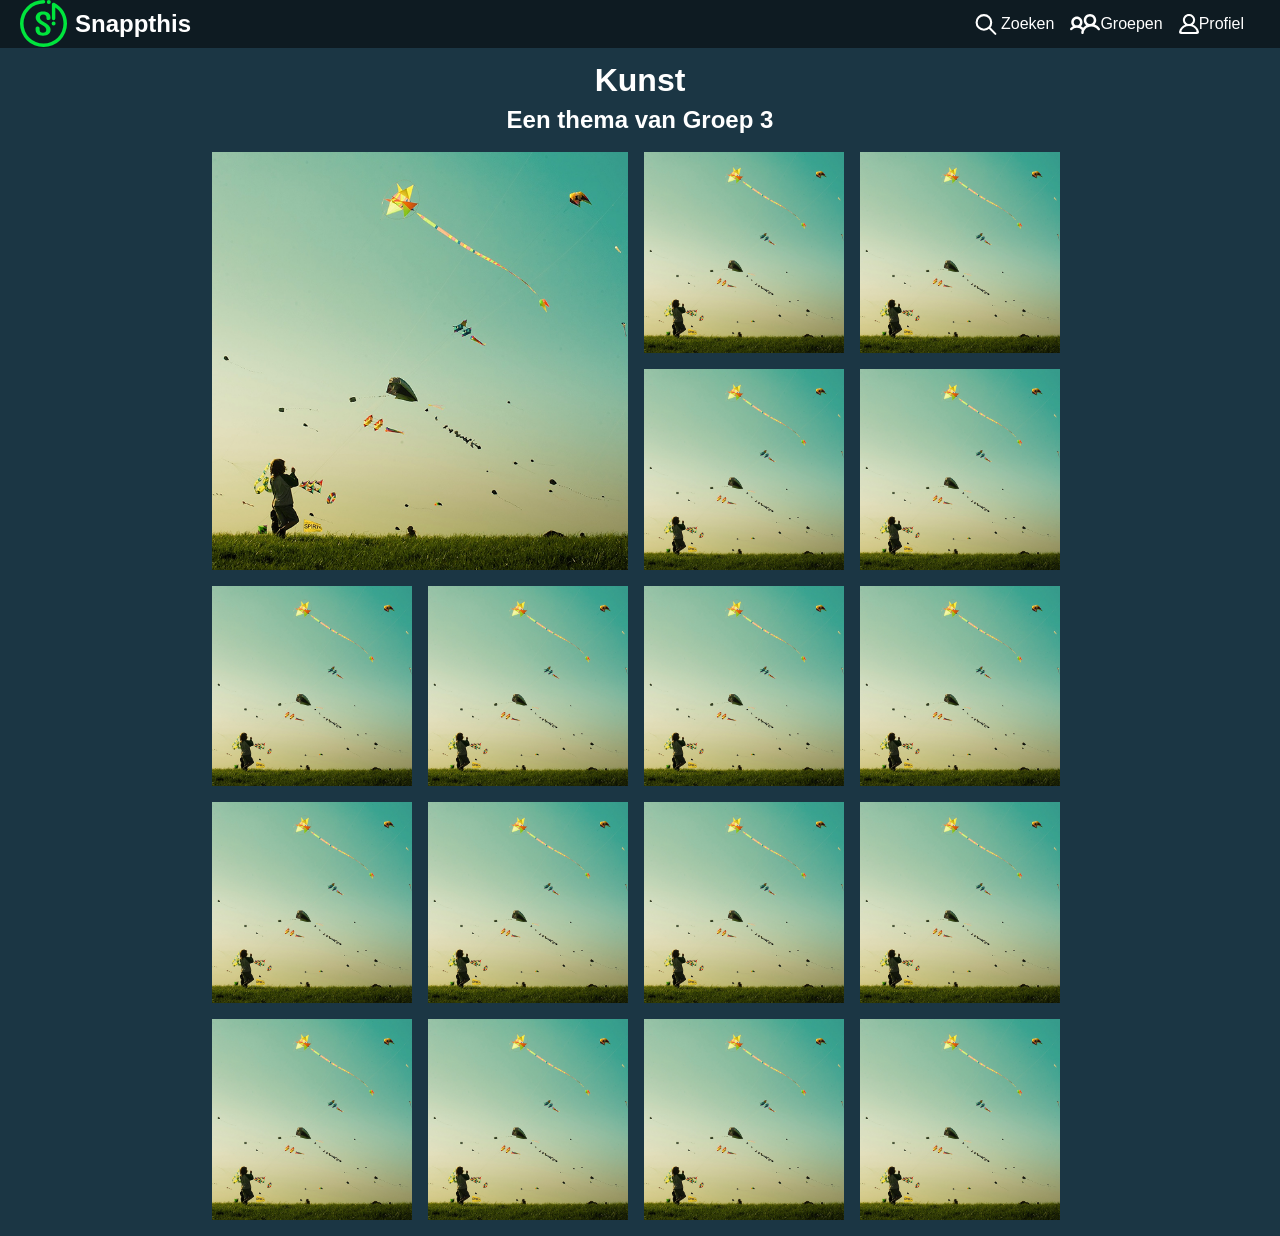
<file: pages/theme.html>
<!DOCTYPE html>
<html lang="nl">

<head>
    <meta charset="UTF-8">
    <meta name="viewport" content="width=device-width, initial-scale=1.0">
    <link rel="stylesheet" href="../styles/styles.css">
    <title>Theme</title>
</head>

<body>
    <nav>
        <a href="/">
            <svg xmlns="http://www.w3.org/2000/svg" width="47" height="48" fill="#00E53D">
                <path fill="FFFFFF" fill-rule="evenodd"
                    d="M28.8 4a2 2 0 1 0 0-4 2 2 0 0 0 0 4Zm4.8 21.6a2 2 0 1 0 0-4 2 2 0 0 0 0 4Zm.6-22.9a2.7 2.7 0 0 0-.4 0 2.5 2.5 0 0 0-.4 0 1.7 1.7 0 0 0-1.5 1.2v14.6a1.7 1.7 0 1 0 3.4 0v-11c5.5 3.6 8.2 9.4 8.2 16.1a20 20 0 1 1-20-20 1.7 1.7 0 0 0 0-3.5A23.4 23.4 0 0 0 0 23.6a23.4 23.4 0 0 0 23.5 23.5A23.4 23.4 0 0 0 47 23.6 23.4 23.4 0 0 0 34.2 2.7ZM17.6 13.2c1.2-1 3-1.6 5.5-1.6s4.3.5 5.6 1.6a5.7 5.7 0 0 1 1.8 4.7v.4l-.3 1c-.4.5-1 .8-1.8.8s-1.4-.3-1.7-.9a2 2 0 0 1-.2-.9v-.8c0-1-.3-1.6-.8-2.1s-1.3-.8-2.5-.8-2 .3-2.5.8-.8 1.2-.8 2.1c0 .8.3 1.5.7 2 .5.6 1.2 1.2 2 1.7l2.4 1.6c1 .5 1.8 1 2.6 1.7.9.6 1.5 1.4 2 2.2.7.8 1 1.8 1 3 0 1.8-.7 3.3-2 4.4-1.2 1-3 1.6-5.6 1.6-2.5 0-4.3-.5-5.6-1.6a5.7 5.7 0 0 1-1.8-4.5v-1.3c0-.2 0-.6.2-.9.4-.6 1-1 1.8-1 .9 0 1.5.4 1.8 1 .2.3.2.7.2 1v1.4c0 1 .3 1.6.8 2.1s1.4.8 2.6.8c1.1 0 2-.3 2.5-.8s.8-1.2.8-2.1a3 3 0 0 0-.7-2 9.4 9.4 0 0 0-1.9-1.7 36 36 0 0 0-2.5-1.6c-1-.5-1.8-1-2.6-1.7a9.6 9.6 0 0 1-2-2.2c-.6-.8-.9-1.8-.9-3 0-1.8.7-3.3 1.9-4.4Z"
                    clip-rule="evenodd" />
            </svg>
            <h1>Snappthis</h1>
        </a>
        <a href=""><svg xmlns="http://www.w3.org/2000/svg" width="30px" height="25px" viewBox="0 0 24 24" fill="none">
                <path
                    d="M14.9536 14.9458L21 21M17 10C17 13.866 13.866 17 10 17C6.13401 17 3 13.866 3 10C3 6.13401 6.13401 3 10 3C13.866 3 17 6.13401 17 10Z"
                    stroke="#FFFFFF" stroke-width="2" stroke-linecap="round" stroke-linejoin="round" />
            </svg>
            <p> Zoeken</p>
        </a>
        <a href="pages/groups.html"><svg xmlns="http://www.w3.org/2000/svg" width="30px" height="30px"
                viewBox="0 0 24 24" fill="none">
                <path fill-rule="evenodd" clip-rule="evenodd"
                    d="M16 6C14.3432 6 13 7.34315 13 9C13 10.6569 14.3432 12 16 12C17.6569 12 19 10.6569 19 9C19 7.34315 17.6569 6 16 6ZM11 9C11 6.23858 13.2386 4 16 4C18.7614 4 21 6.23858 21 9C21 10.3193 20.489 11.5193 19.6542 12.4128C21.4951 13.0124 22.9176 14.1993 23.8264 15.5329C24.1374 15.9893 24.0195 16.6114 23.5631 16.9224C23.1068 17.2334 22.4846 17.1155 22.1736 16.6591C21.1979 15.2273 19.4178 14 17 14C13.166 14 11 17.0742 11 19C11 19.5523 10.5523 20 10 20C9.44773 20 9.00001 19.5523 9.00001 19C9.00001 18.308 9.15848 17.57 9.46082 16.8425C9.38379 16.7931 9.3123 16.7323 9.24889 16.6602C8.42804 15.7262 7.15417 15 5.50001 15C3.84585 15 2.57199 15.7262 1.75114 16.6602C1.38655 17.075 0.754692 17.1157 0.339855 16.7511C-0.0749807 16.3865 -0.115709 15.7547 0.248886 15.3398C0.809035 14.7025 1.51784 14.1364 2.35725 13.7207C1.51989 12.9035 1.00001 11.7625 1.00001 10.5C1.00001 8.01472 3.01473 6 5.50001 6C7.98529 6 10 8.01472 10 10.5C10 11.7625 9.48013 12.9035 8.64278 13.7207C9.36518 14.0785 9.99085 14.5476 10.5083 15.0777C11.152 14.2659 11.9886 13.5382 12.9922 12.9945C11.7822 12.0819 11 10.6323 11 9ZM3.00001 10.5C3.00001 9.11929 4.1193 8 5.50001 8C6.88072 8 8.00001 9.11929 8.00001 10.5C8.00001 11.8807 6.88072 13 5.50001 13C4.1193 13 3.00001 11.8807 3.00001 10.5Z"
                    fill="#FFFFFF" />
            </svg>
            <p>Groepen</p>
        </a>
        <a href=""><svg xmlns="http://www.w3.org/2000/svg" xmlns:xlink="http://www.w3.org/1999/xlink" width="20px"
                height="20px" viewBox="0 0 20 20" version="1.1">
                <g id="Page-1" stroke="none" stroke-width="1" fill="#FFFFFF" fill-rule="evenodd">
                    <g id="Dribbble-Light-Preview" transform="translate(-140.000000, -2159.000000)" fill="#000000">
                        <g id="icons" fill="#FFFFFF" transform="translate(56.000000, 160.000000)">
                            <path
                                d="M100.562548,2016.99998 L87.4381713,2016.99998 C86.7317804,2016.99998 86.2101535,2016.30298 86.4765813,2015.66198 C87.7127655,2012.69798 90.6169306,2010.99998 93.9998492,2010.99998 C97.3837885,2010.99998 100.287954,2012.69798 101.524138,2015.66198 C101.790566,2016.30298 101.268939,2016.99998 100.562548,2016.99998 M89.9166645,2004.99998 C89.9166645,2002.79398 91.7489936,2000.99998 93.9998492,2000.99998 C96.2517256,2000.99998 98.0830339,2002.79398 98.0830339,2004.99998 C98.0830339,2007.20598 96.2517256,2008.99998 93.9998492,2008.99998 C91.7489936,2008.99998 89.9166645,2007.20598 89.9166645,2004.99998 M103.955674,2016.63598 C103.213556,2013.27698 100.892265,2010.79798 97.837022,2009.67298 C99.4560048,2008.39598 100.400241,2006.33098 100.053171,2004.06998 C99.6509769,2001.44698 97.4235996,1999.34798 94.7348224,1999.04198 C91.0232075,1998.61898 87.8750721,2001.44898 87.8750721,2004.99998 C87.8750721,2006.88998 88.7692896,2008.57398 90.1636971,2009.67298 C87.1074334,2010.79798 84.7871636,2013.27698 84.044024,2016.63598 C83.7745338,2017.85698 84.7789973,2018.99998 86.0539717,2018.99998 L101.945727,2018.99998 C103.221722,2018.99998 104.226185,2017.85698 103.955674,2016.63598"
                                id="profile_round-[#1342]">

                            </path>
                        </g>
                    </g>
                </g>
            </svg>
            <p> Profiel</p>
        </a>
    </nav>

    <main class="theme-main">
        <h1>Kunst</h1>
        <h2>Een thema van Groep 3</h2>
        <ul>
            <li>
                <section>
                    <h3>Vliegers</h3>
                    <p>Van: <span>Gert</span></p>
                </section>
                <img src="/assets/happy.png" alt="happy">
            </li>
            <li>
                <section>
                    <h3>Vliegers</h3>
                    <p>Van: <span>Gert</span></p>
                </section>
                <img src="/assets/happy.png" alt="happy">
            </li>
            <li>
                <section>
                    <h3>Vliegers</h3>
                    <p>Van: <span>Gert</span></p>
                </section>
                <img src="/assets/happy.png" alt="happy">
            </li>
            <li>
                <section>
                    <h3>Vliegers</h3>
                    <p>Van: <span>Gert</span></p>
                </section>
                <img src="/assets/happy.png" alt="happy">
            </li>
            <li>
                <section>
                    <h3>Vliegers</h3>
                    <p>Van: <span>Gert</span></p>
                </section>
                <img src="/assets/happy.png" alt="happy">
            </li>
            <li>
                <section>
                    <h3>Vliegers</h3>
                    <p>Van: <span>Gert</span></p>
                </section>
                <img src="/assets/happy.png" alt="happy">
            </li>
            <li>
                <section>
                    <h3>Vliegers</h3>
                    <p>Van: <span>Gert</span></p>
                </section>
                <img src="/assets/happy.png" alt="happy">
            </li>
            <li>
                <section>
                    <h3>Vliegers</h3>
                    <p>Van: <span>Gert</span></p>
                </section>
                <img src="/assets/happy.png" alt="happy">
            </li>
            <li>
                <section>
                    <h3>Vliegers</h3>
                    <p>Van: <span>Gert</span></p>
                </section>
                <img src="/assets/happy.png" alt="happy">
            </li>
            <li>
                <section>
                    <h3>Vliegers</h3>
                    <p>Van: <span>Gert</span></p>
                </section>
                <img src="/assets/happy.png" alt="happy">
            </li>
            <li>
                <section>
                    <h3>Vliegers</h3>
                    <p>Van: <span>Gert</span></p>
                </section>
                <img src="/assets/happy.png" alt="happy">
            </li>
            <li>
                <section>
                    <h3>Vliegers</h3>
                    <p>Van: <span>Gert</span></p>
                </section>
                <img src="/assets/happy.png" alt="happy">
            </li>
            <li>
                <section>
                    <h3>Vliegers</h3>
                    <p>Van: <span>Gert</span></p>
                </section>
                <img src="/assets/happy.png" alt="happy">
            </li>
            <li>
                <section>
                    <h3>Vliegers</h3>
                    <p>Van: <span>Gert</span></p>
                </section>
                <img src="/assets/happy.png" alt="happy">
            </li>
            <li>
                <section>
                    <h3>Vliegers</h3>
                    <p>Van: <span>Gert</span></p>
                </section>
                <img src="/assets/happy.png" alt="happy">
            </li>
            <li>
                <section>
                    <h3>Vliegers</h3>
                    <p>Van: <span>Gert</span></p>
                </section>
                <img src="/assets/happy.png" alt="happy">
            </li>
            <li>
                <section>
                    <h3>Vliegers</h3>
                    <p>Van: <span>Gert</span></p>
                </section>
                <img src="/assets/happy.png" alt="happy">
            </li>
        </ul>
    </main>

</body>

</html>
</file>
<file: styles/styles.css>
* {
    color: #FFFFFF;
    margin: 0;
    padding: 0;
    box-sizing: border-box;
    text-decoration: none;
    font-family: Arial, Helvetica, sans-serif;
    line-height: 1.4;
}

nav {
    background-color: #0E1B22;
    display: grid;
    grid-template-columns: 1fr min-content min-content min-content min-content;
    gap: 1rem;

    h1 {
        display: none;

        @media (min-width: 450px) {
            display: block;
        }
    }

    a {
        display: flex;
        align-items: center;

        &:first-child {
            margin-left: 20px;
            gap: 0.5rem;
            width: fit-content;
        }

        &:last-child {
            margin-right: 20px;
        }

        p {
            display: none;

            @media (min-width: 560px) {
                display: block;
            }
        }
    }
}

.logo {
    display: flex;
    align-items: center;
}

body {
    background-color: #1B3644;
}

/* standard main styling */
main {
    width: clamp(300px, 100%, 1200px);
    margin: auto;

    @media (min-width: 660px) {
        width: clamp(300px, 90%, 1200px);
    }

    h1 {
        text-align: center;
        padding-top: 10px;
    }

    section {
        display: grid;
        grid-template-columns: 1fr 1fr 1fr;
        gap: 5px;
    }

    a {
        transition: margin-left 0.3s;

        &:hover {
            margin-left: 5px;

            &::after {
                opacity: 1;
            }
        }

        &::after {
            content: '→';
            margin-left: 5px;
            opacity: 0;
            transition: opacity 0.3s;
        }
    }

    img {
        transition: transform 0.3s ease-in-out;

        &:hover {
            transform: scale(1.05);
            cursor: pointer;
        }
    }
}

/* Home page */
.index-main {
    margin: 0 auto 0 auto;
    display: flex;
    flex-direction: column;
    gap: 1rem;
    max-width: 90%;

    section {

        h2 {
            grid-column: 1 / -1;
        }

        img {
            width: 100%;
        }
    }
}

/* Groups page */
.groups-main {
    margin: 0 auto 0 auto;

    section {
        display: grid;
        grid-template-columns: 1fr;
        gap: 1rem;
        margin: 0 10px 0 10px;

        @media (min-width: 950px) {
            grid-template-columns: 1fr 1fr;
            width: fit-content;
            margin: auto;
        }

        article {
            background-color: #90A1AA;
            padding: 10px;
            display: grid;
            gap: 5px;
            grid-template-columns: 1fr 1fr 1fr;
            max-width: 500px;
            width: 100%;
            margin: 0 auto 0 auto;
            border-radius: 10px;

            @media (min-width: 950px) {
                max-width: 460px;
                margin: 0;
            }

            h2 {
                color: #1B3644;
                text-wrap: nowrap;
                grid-column: 1 / -1;
            }

            a {
                color: #1B3644;
                font-size: 1.5rem;
                font-weight: bold;
                grid-column: 1 / -1;
            }

            img {
                width: clamp(50px, 20vw, 100px);
                grid-row: 2;
            }
        }
    }
}

/* theme page */
.theme-main {
    display: flex;
    flex-direction: column;
    margin: auto;

    h2 {
        text-align: center;
    }

    ul {
        display: grid;
        grid-template-columns: 1fr;
        gap: 1rem;
        padding: 1rem;
        list-style: none;
        width: fit-content;
        margin: 0 auto 0 auto;

        @media (min-width: 660px) {
            grid-template-columns: repeat(auto-fit, minmax(200px, 200px));
        }

        li {
            display: grid;
            grid-template-columns: 1fr 1fr;
            grid-template-rows: 1fr 1fr;
            transition: opacity 0.3s;

            section {
                grid-row: 2;
                grid-column: 1 / -1;
                height: fit-content;
                text-wrap: nowrap;
                align-items: center;
                margin-top: auto;
                z-index: 100;
                display: none;
                opacity: 0;
                transition: opacity 0.3s;
                padding: 10px;
                width: 100%;
            }

            img {
                width: 100%;
                height: auto;
                object-fit: cover;
                grid-row: 1 / -1;
                grid-column: 1 / -1;
            }

            &:hover {
                section {
                    display: flex;
                    background-color: #0e1b22a6;
                    opacity: 1;
                    transform: scale(1.05);
                }
            }

            &:first-child {
                @media (min-width: 660px) {
                    grid-column: span 2;
                    grid-row: span 2;
                }
            }
        }
    }
}

/* post page */
.post-main {
    h2 {
        text-align: center;
    }

    article {
        display: grid;
        gap: .5rem;

        img {
            width: 100%;

            &:hover {
                transform: scale(1);
                cursor: unset;
            }
        }

        ol {
            display: flex;
            flex-wrap: wrap;
            gap: 1rem;
            list-style: none;
            justify-content: center;

            li {
                width: fit-content;
                background-color: #90A1AA;
                padding: 10px;
                border-radius: 25px;
                color: #0E1B22;
            }
        }

        ul {
            display: grid;
            grid-template-columns: 1fr 1fr 1fr;
            list-style: none;

            li {
                text-align: center;
            }
        }
    }
}

/* profile page */
.profile-main {
    h2 {
        text-align: center;
    }

    ul {
        display: grid;
        grid-template-columns: 1fr 1fr 1fr;
        list-style: none;

        li {
            text-align: center;
        }
    }

    article {
        display: flex;
        flex-direction: column;
        gap: 1rem;
        margin: auto;
        width: clamp(275px, 100%, 600px);

        h3 {
            text-align: center;
        }

        section {
            display: grid;
            background-color: #90A1AA;
            padding: 10px;
            border-radius: 10px;

            h4 {
                grid-column: 1 / -1;
                grid-row: 1;

                a {
                    transition: margin-left 0.3s;
                    color: #1B3644;

                    &:hover {
                        margin-left: 5px;

                        &::after {
                            opacity: 1;
                        }
                    }

                    &::after {
                        content: '→';
                        margin-left: 5px;
                        opacity: 0;
                        transition: opacity 0.3s;
                    }
                }
            }

            ul {
                grid-template-columns: 1fr 1fr 1fr 1fr;
                grid-row: 2;
                grid-column: 1 / -1;

                li {
                    color: #1B3644;
                }
            }
        }
    }
}
</file>
